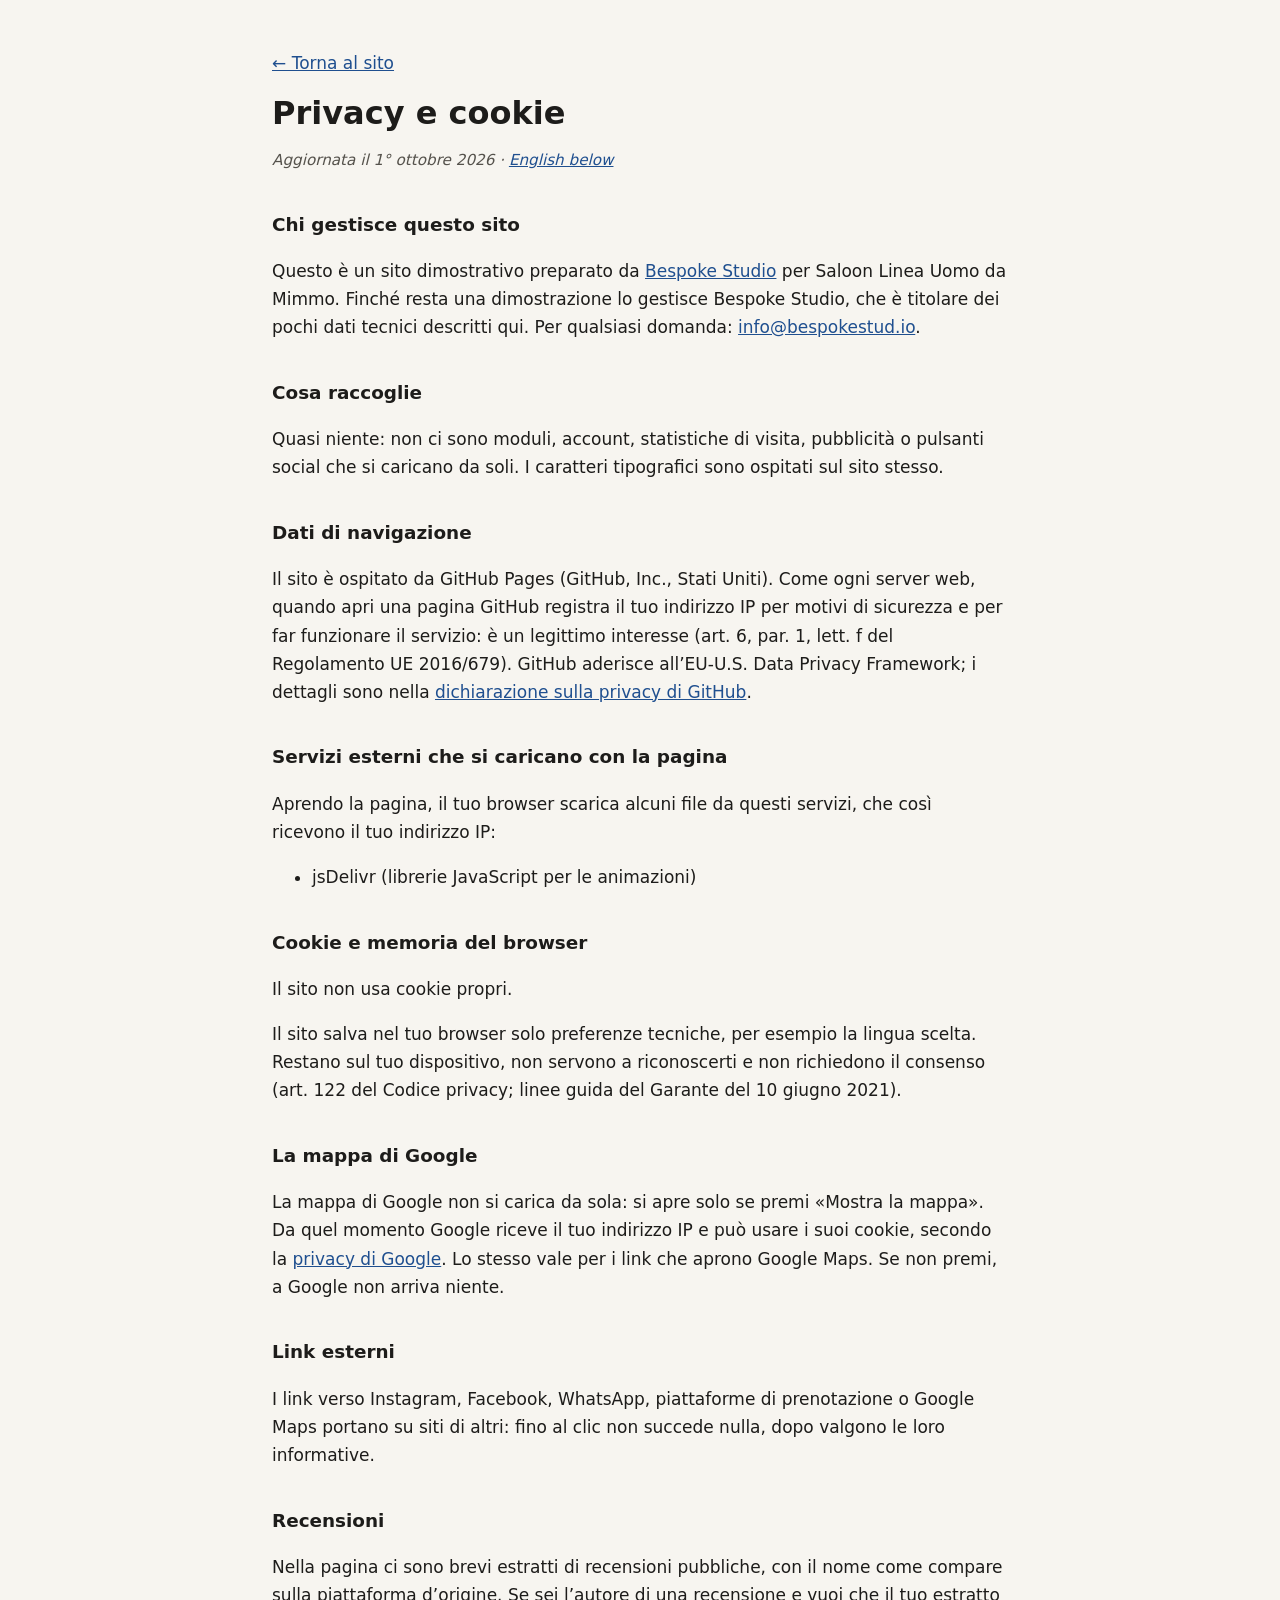
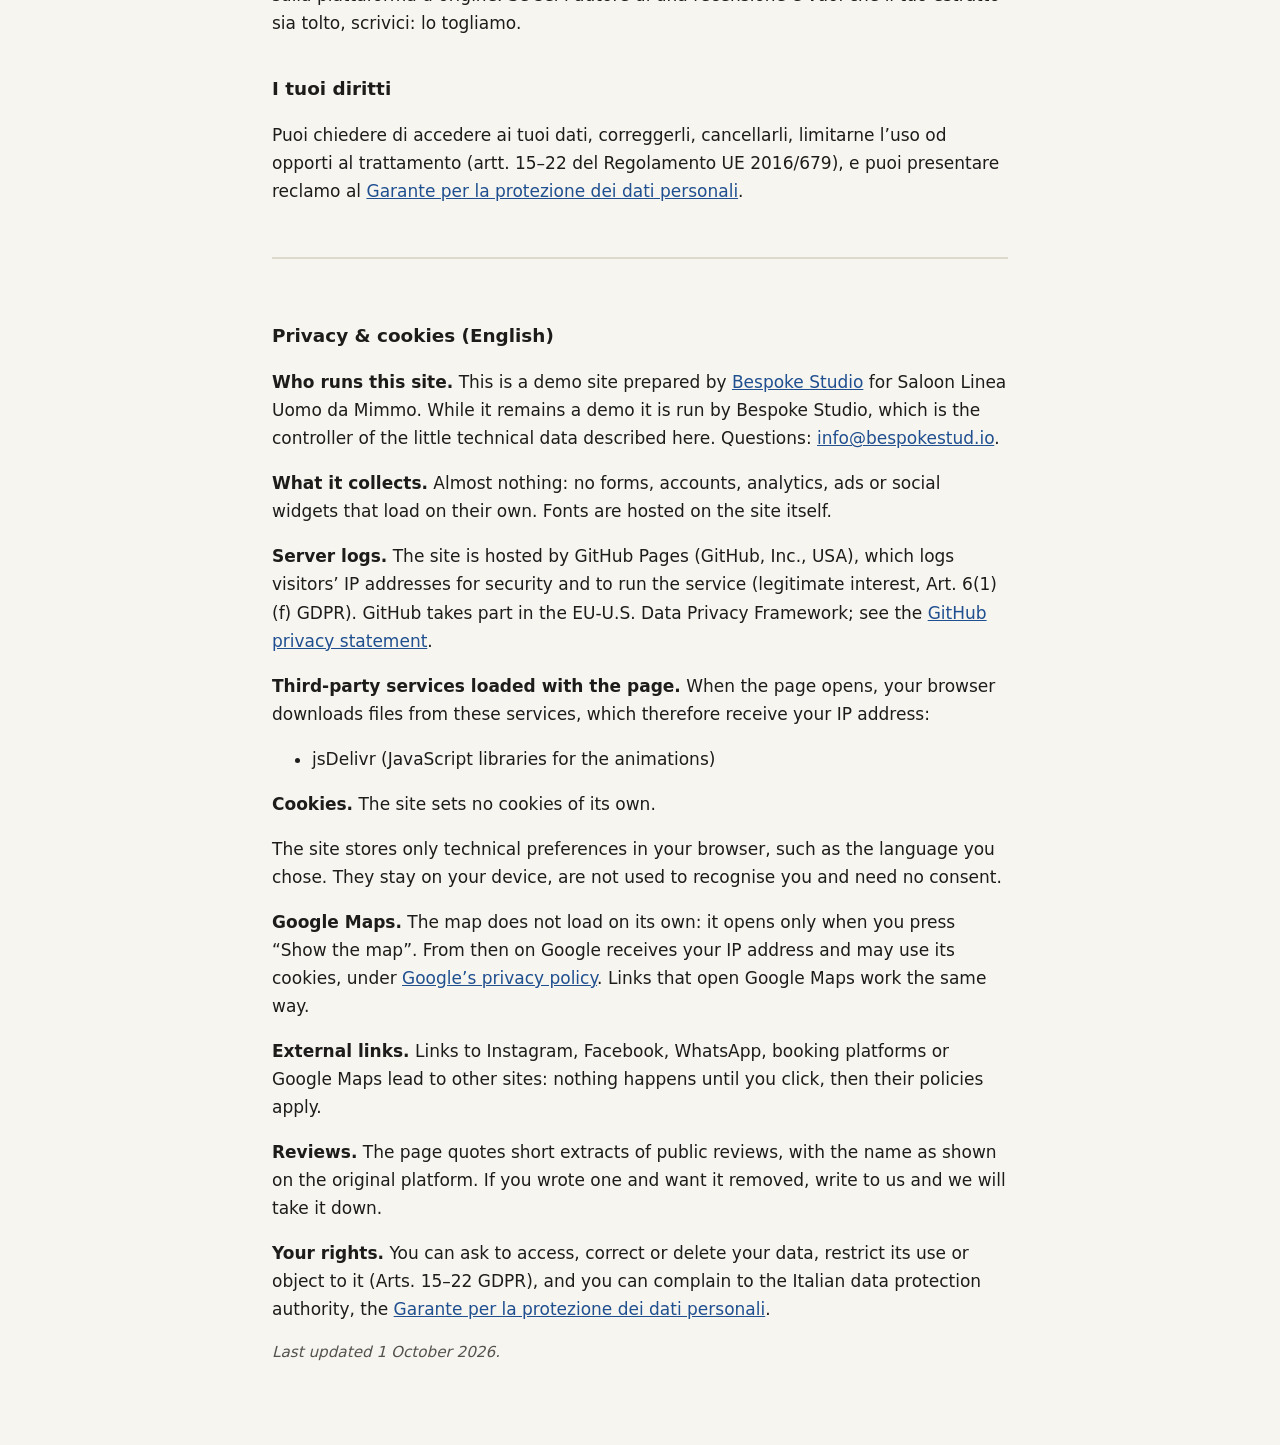
<file: privacy.html>
<!DOCTYPE html>
<html lang="it">
<head>
  <meta charset="UTF-8">
  <meta name="viewport" content="width=device-width, initial-scale=1.0">
  <meta name="robots" content="noindex">
  <title>Privacy e cookie · Saloon Linea Uomo da Mimmo</title>
  <meta name="description" content="Informativa privacy e cookie del sito Saloon Linea Uomo da Mimmo.">
  <style>
    body { margin: 0; background: #f7f5f0; color: #1d1c1a; font: 17px/1.65 system-ui, -apple-system, "Segoe UI", Roboto, sans-serif; }
    main { max-width: 46rem; margin: 0 auto; padding: 32px 20px 64px; }
    h1 { font-size: 2rem; line-height: 1.2; margin: 0.4em 0 0.2em; }
    h2 { font-size: 1.15rem; margin: 2em 0 0.4em; }
    a { color: #1f4f8f; }
    .data { color: #55524c; font-style: italic; font-size: 0.95rem; }
    .en { margin-top: 3em; padding-top: 1.5em; border-top: 2px solid #ddd8cc; }
    code { font-size: 0.9em; background: #ebe7dc; padding: 0 4px; border-radius: 3px; }
  </style>
</head>
<body>
<main>
  <p><a href="index.html">← Torna al sito</a></p>
  <h1>Privacy e cookie</h1>
  <p class="data">Aggiornata il 1° ottobre 2026 · <a href="#english" lang="en">English below</a></p>
  <h2>Chi gestisce questo sito</h2>
  <p>Questo è un sito dimostrativo preparato da <a href="https://bespokestud.io" rel="noopener">Bespoke Studio</a> per Saloon Linea Uomo da Mimmo. Finché resta una dimostrazione lo gestisce Bespoke Studio, che è titolare dei pochi dati tecnici descritti qui. Per qualsiasi domanda: <a href="mailto:info@bespokestud.io">info@bespokestud.io</a>.</p>
  <h2>Cosa raccoglie</h2>
  <p>Quasi niente: non ci sono moduli, account, statistiche di visita, pubblicità o pulsanti social che si caricano da soli. I caratteri tipografici sono ospitati sul sito stesso.</p>
  <h2>Dati di navigazione</h2>
  <p>Il sito è ospitato da GitHub Pages (GitHub, Inc., Stati Uniti). Come ogni server web, quando apri una pagina GitHub registra il tuo indirizzo IP per motivi di sicurezza e per far funzionare il servizio: è un legittimo interesse (art. 6, par. 1, lett. f del Regolamento UE 2016/679). GitHub aderisce all’EU-U.S. Data Privacy Framework; i dettagli sono nella <a href="https://docs.github.com/site-policy/privacy-policies/github-general-privacy-statement" rel="noopener">dichiarazione sulla privacy di GitHub</a>.</p>
  <h2>Servizi esterni che si caricano con la pagina</h2>
  <p>Aprendo la pagina, il tuo browser scarica alcuni file da questi servizi, che così ricevono il tuo indirizzo IP:</p>
  <ul><li>jsDelivr (librerie JavaScript per le animazioni)</li></ul>
  <h2>Cookie e memoria del browser</h2>
  <p>Il sito non usa cookie propri.</p>
  <p>Il sito salva nel tuo browser solo preferenze tecniche, per esempio la lingua scelta. Restano sul tuo dispositivo, non servono a riconoscerti e non richiedono il consenso (art. 122 del Codice privacy; linee guida del Garante del 10 giugno 2021).</p>
  <h2>La mappa di Google</h2>
  <p>La mappa di Google non si carica da sola: si apre solo se premi «Mostra la mappa». Da quel momento Google riceve il tuo indirizzo IP e può usare i suoi cookie, secondo la <a href="https://policies.google.com/privacy?hl=it" rel="noopener">privacy di Google</a>. Lo stesso vale per i link che aprono Google Maps. Se non premi, a Google non arriva niente.</p>
  <h2>Link esterni</h2>
  <p>I link verso Instagram, Facebook, WhatsApp, piattaforme di prenotazione o Google Maps portano su siti di altri: fino al clic non succede nulla, dopo valgono le loro informative.</p>
  <h2>Recensioni</h2>
  <p>Nella pagina ci sono brevi estratti di recensioni pubbliche, con il nome come compare sulla piattaforma d’origine. Se sei l’autore di una recensione e vuoi che il tuo estratto sia tolto, scrivici: lo togliamo.</p>
  <h2>I tuoi diritti</h2>
  <p>Puoi chiedere di accedere ai tuoi dati, correggerli, cancellarli, limitarne l’uso od opporti al trattamento (artt. 15–22 del Regolamento UE 2016/679), e puoi presentare reclamo al <a href="https://www.garanteprivacy.it" rel="noopener">Garante per la protezione dei dati personali</a>.</p>
  <div class="en" id="english" lang="en">
    <h2>Privacy &amp; cookies (English)</h2>
    <p><strong>Who runs this site.</strong> This is a demo site prepared by <a href="https://bespokestud.io" rel="noopener">Bespoke Studio</a> for Saloon Linea Uomo da Mimmo. While it remains a demo it is run by Bespoke Studio, which is the controller of the little technical data described here. Questions: <a href="mailto:info@bespokestud.io">info@bespokestud.io</a>.</p>
    <p><strong>What it collects.</strong> Almost nothing: no forms, accounts, analytics, ads or social widgets that load on their own. Fonts are hosted on the site itself.</p>
    <p><strong>Server logs.</strong> The site is hosted by GitHub Pages (GitHub, Inc., USA), which logs visitors’ IP addresses for security and to run the service (legitimate interest, Art. 6(1)(f) GDPR). GitHub takes part in the EU-U.S. Data Privacy Framework; see the <a href="https://docs.github.com/site-policy/privacy-policies/github-general-privacy-statement" rel="noopener">GitHub privacy statement</a>.</p>
    <p><strong>Third-party services loaded with the page.</strong> When the page opens, your browser downloads files from these services, which therefore receive your IP address:</p><ul><li>jsDelivr (JavaScript libraries for the animations)</li></ul>
    <p><strong>Cookies.</strong> The site sets no cookies of its own.</p>
    <p>The site stores only technical preferences in your browser, such as the language you chose. They stay on your device, are not used to recognise you and need no consent.</p>
    <p><strong>Google Maps.</strong> The map does not load on its own: it opens only when you press “Show the map”. From then on Google receives your IP address and may use its cookies, under <a href="https://policies.google.com/privacy?hl=en" rel="noopener">Google’s privacy policy</a>. Links that open Google Maps work the same way.</p>
    <p><strong>External links.</strong> Links to Instagram, Facebook, WhatsApp, booking platforms or Google Maps lead to other sites: nothing happens until you click, then their policies apply.</p>
    <p><strong>Reviews.</strong> The page quotes short extracts of public reviews, with the name as shown on the original platform. If you wrote one and want it removed, write to us and we will take it down.</p>
    <p><strong>Your rights.</strong> You can ask to access, correct or delete your data, restrict its use or object to it (Arts. 15–22 GDPR), and you can complain to the Italian data protection authority, the <a href="https://www.garanteprivacy.it" rel="noopener">Garante per la protezione dei dati personali</a>.</p>
    <p class="data">Last updated 1 October 2026.</p>
  </div>
</main>
</body>
</html>
</file>
